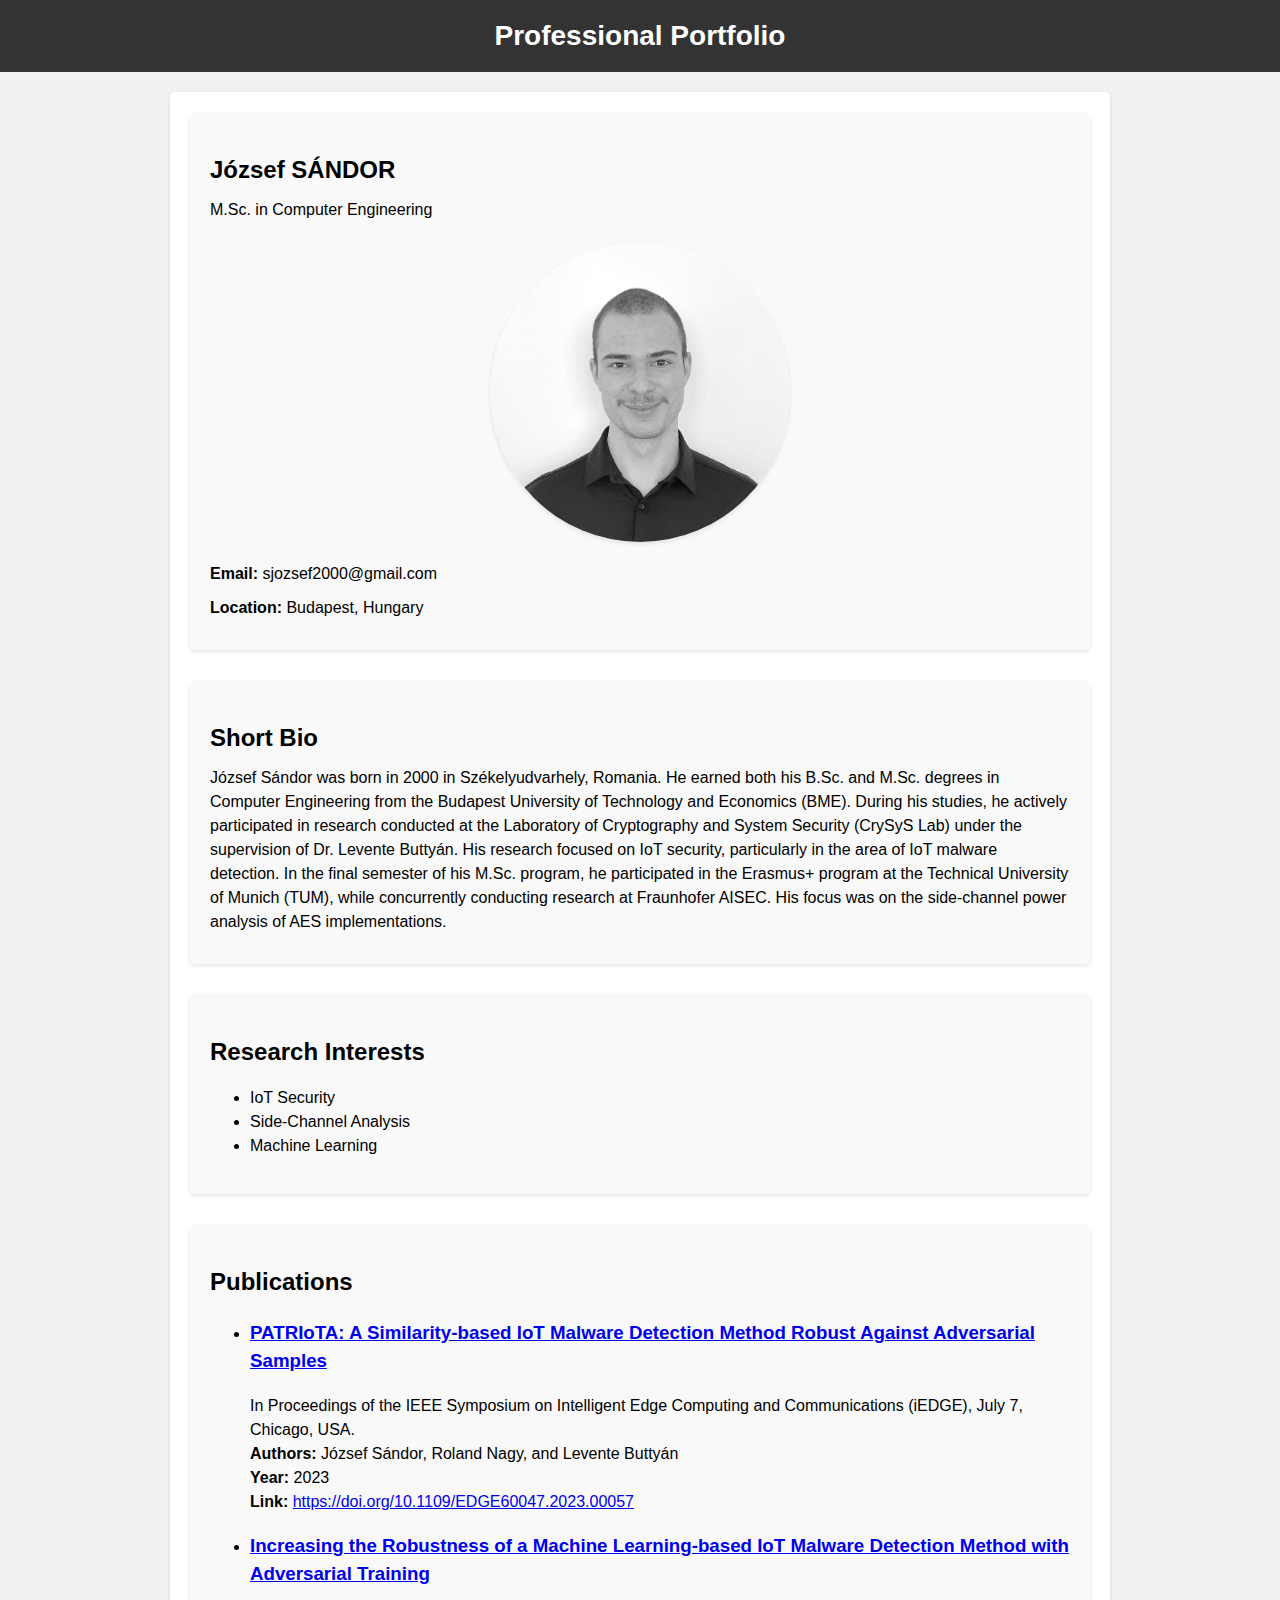
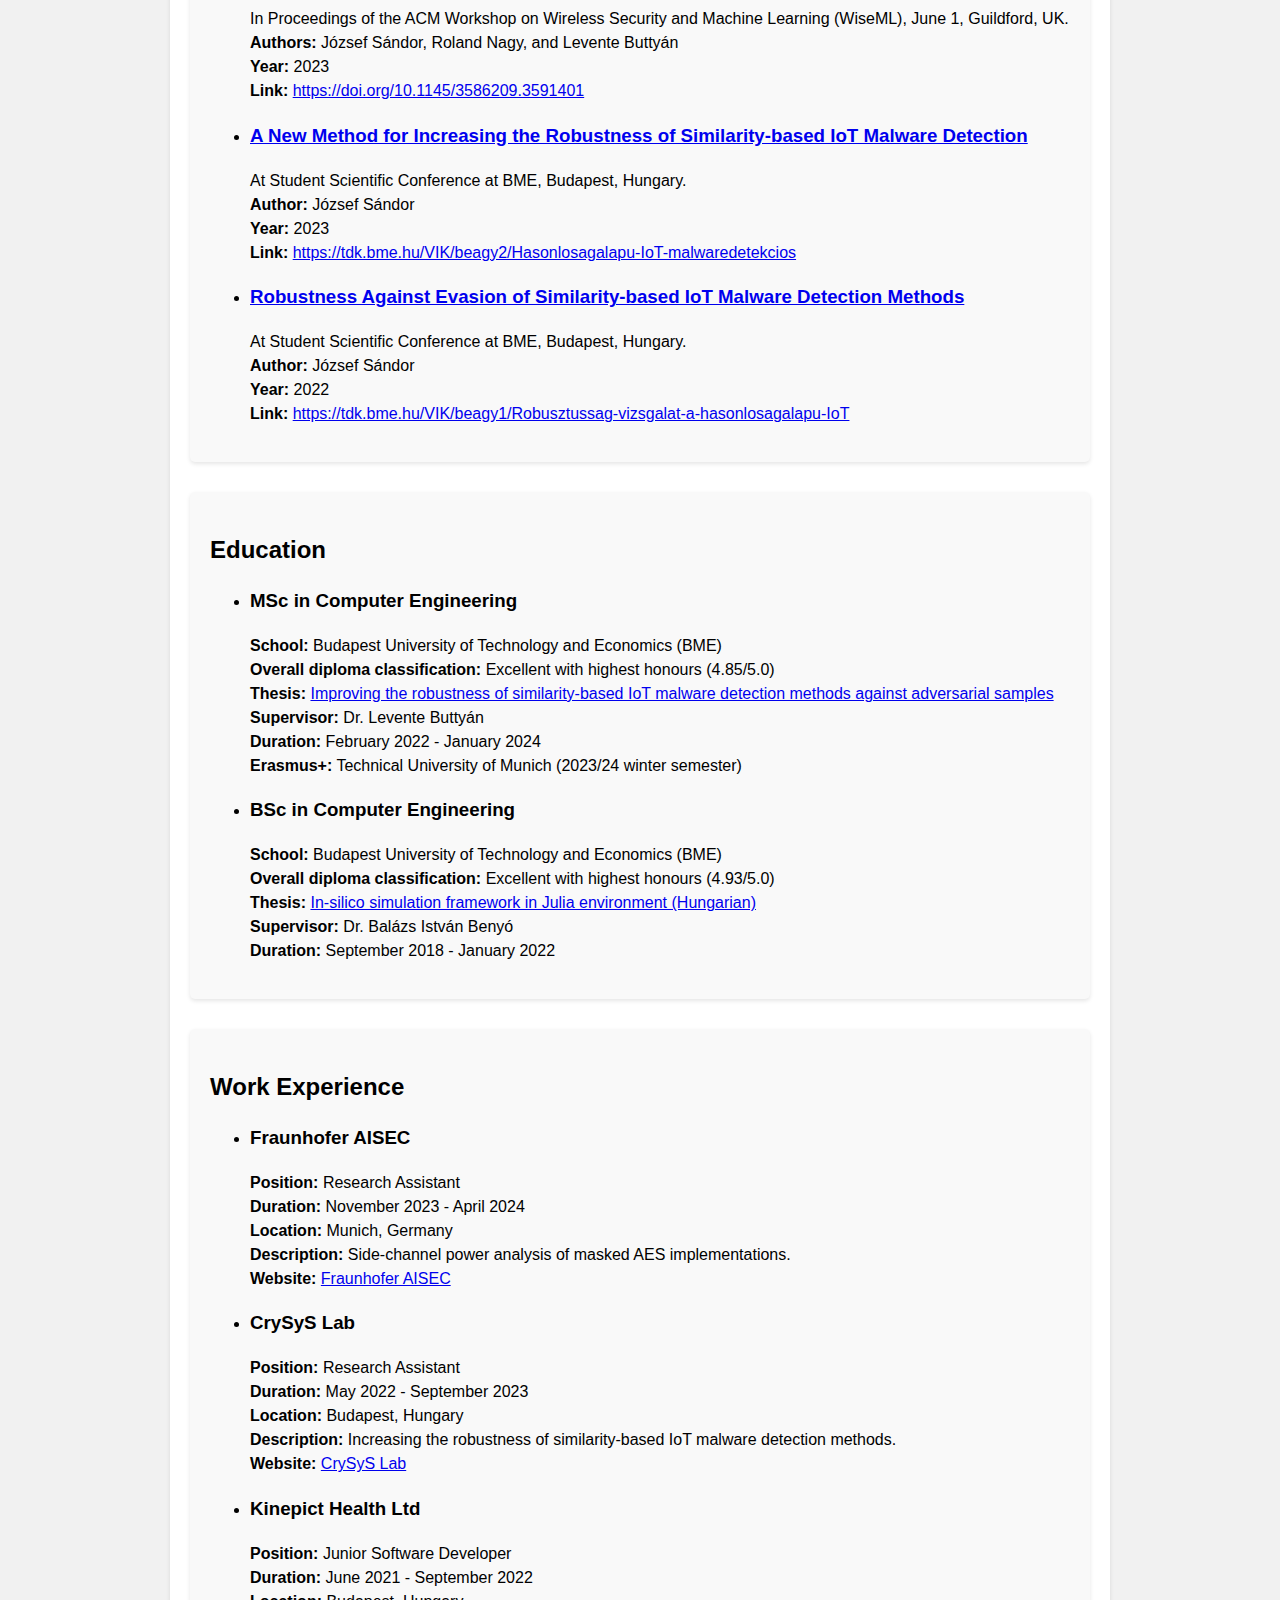
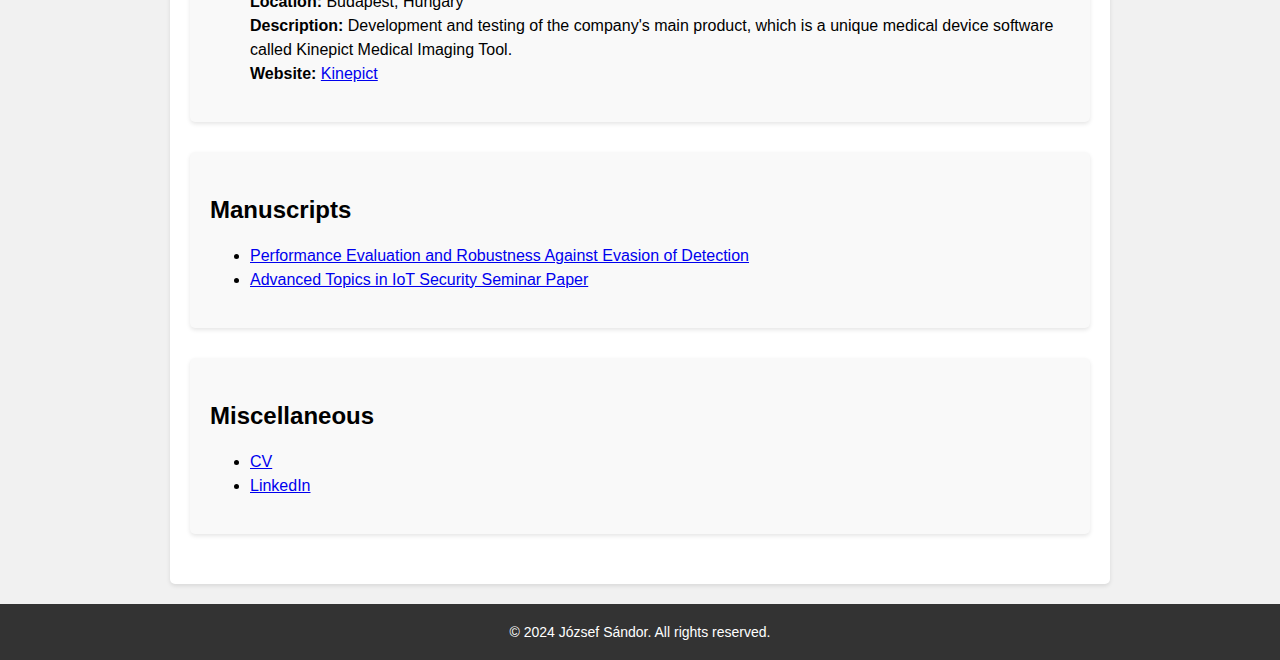
<file: index.html>
<!DOCTYPE html>
<html>
  <head>
    <!-- Google tag (gtag.js) -->
    <script
      async
      src="https://www.googletagmanager.com/gtag/js?id=G-XTNH0Q0H60"
    ></script>
    <script>
      window.dataLayer = window.dataLayer || [];
      function gtag() {
        dataLayer.push(arguments);
      }
      gtag("js", new Date());

      gtag("config", "G-XTNH0Q0H60");
    </script>

    <meta charset="UTF-8" />

    <meta
      name="description"
      content="József Sándor - Computer Engineering (MSc) specializing in IT Security. Research interests include IoT Security and Machine Learning. Publications on IoT malware detection."
    />
    <meta
      name="keywords"
      content="József SÁNDOR, Jozsef SANDOR, Sandor Jozsef, Sándor József, Computer Engineering, BME, VIK, MSc, IT Security, IoT, Internet-of-Things, malware detection, machine learning, embedded systems"
    />

    <title>József Sándor - Professional Portfolio</title>
    <link rel="stylesheet" type="text/css" href="assets/styles.css" />
  </head>
  <body>
    <div class="header">
      <h1>Professional Portfolio</h1>
    </div>

    <div class="content">
      <div class="section">
        <h2 class="section-title">József SÁNDOR</h2>
        <p>M.Sc. in Computer Engineering</p>
        <img
          class="profile-image"
          src="assets/profile_picture.jpg"
          alt="Profile Picture"
        />
        <p><strong>Email:</strong> sjozsef2000@gmail.com</p>
        <!-- <p><strong>Phone:</strong> +40732435524</p> -->
        <p><strong>Location:</strong> Budapest, Hungary</p>
      </div>

      <div class="section">
        <h2 class="section-title">Short Bio</h2>
        <p>
          József Sándor was born in 2000 in Székelyudvarhely, Romania. He earned
          both his B.Sc. and M.Sc. degrees in Computer Engineering from the
          Budapest University of Technology and Economics (BME). During his
          studies, he actively participated in research conducted at the
          Laboratory of Cryptography and System Security (CrySyS Lab) under the
          supervision of Dr. Levente Buttyán. His research focused on IoT
          security, particularly in the area of IoT malware detection. In the
          final semester of his M.Sc. program, he participated in the Erasmus+
          program at the Technical University of Munich (TUM), while
          concurrently conducting research at Fraunhofer AISEC. His focus was on
          the side-channel power analysis of AES implementations.
        </p>
      </div>

      <div class="section">
        <h2 class="section-title">Research Interests</h2>
        <ul>
          <li>IoT Security</li>
          <li>Side-Channel Analysis</li>
          <li>Machine Learning</li>
        </ul>
      </div>

      <div class="section">
        <h2 class="section-title">Publications</h2>
        <ul>
          <li>
            <h3>
              <a href="docs/patriota-ieee-iedge-2023.pdf" target="_blank"
                >PATRIoTA: A Similarity-based IoT Malware Detection Method
                Robust Against Adversarial Samples</a
              >
            </h3>
            In Proceedings of the IEEE Symposium on Intelligent Edge Computing
            and Communications (iEDGE), July 7, Chicago, USA.<br />
            <strong>Authors:</strong> József Sándor, Roland Nagy, and Levente
            Buttyán<br />
            <strong>Year:</strong> 2023<br />
            <strong>Link:</strong>
            <a
              href="https://doi.org/10.1109/EDGE60047.2023.00057"
              target="_blank"
              >https://doi.org/10.1109/EDGE60047.2023.00057</a
            >
          </li>

          <li>
            <h3>
              <a href="docs/simbiota-advex-wiseml-2023.pdf" target="_blank"
                >Increasing the Robustness of a Machine Learning-based IoT
                Malware Detection Method with Adversarial Training</a
              >
            </h3>
            In Proceedings of the ACM Workshop on Wireless Security and Machine
            Learning (WiseML), June 1, Guildford, UK.<br />
            <strong>Authors:</strong> József Sándor, Roland Nagy, and Levente
            Buttyán<br />
            <strong>Year:</strong> 2023<br />
            <strong>Link:</strong>
            <a href="https://doi.org/10.1145/3586209.3591401" target="_blank"
              >https://doi.org/10.1145/3586209.3591401</a
            >
          </li>

          <li>
            <h3>
              <a href="docs/tdk-paper-2023-simbiota-ecomp.pdf" target="_blank"
                >A New Method for Increasing the Robustness of Similarity-based
                IoT Malware Detection</a
              >
            </h3>
            At Student Scientific Conference at BME, Budapest, Hungary.<br />
            <strong>Author:</strong> József Sándor<br />
            <strong>Year:</strong> 2023<br />
            <strong>Link:</strong>
            <a
              href="https://tdk.bme.hu/VIK/beagy2/Hasonlosagalapu-IoT-malwaredetekcios"
              target="_blank"
              >https://tdk.bme.hu/VIK/beagy2/Hasonlosagalapu-IoT-malwaredetekcios</a
            >
          </li>

          <li>
            <h3>
              <a href="docs/tdk-paper-2022-simbiota-adv.pdf" target="_blank"
                >Robustness Against Evasion of Similarity-based IoT Malware
                Detection Methods</a
              >
            </h3>
            At Student Scientific Conference at BME, Budapest, Hungary.<br />
            <strong>Author:</strong> József Sándor<br />
            <strong>Year:</strong> 2022<br />
            <strong>Link:</strong>
            <a
              href="https://tdk.bme.hu/VIK/beagy1/Robusztussag-vizsgalat-a-hasonlosagalapu-IoT"
              target="_blank"
              >https://tdk.bme.hu/VIK/beagy1/Robusztussag-vizsgalat-a-hasonlosagalapu-IoT</a
            >
          </li>
        </ul>
      </div>

      <div class="section">
        <h2 class="section-title">Education</h2>
        <ul>
          <li>
            <h3>MSc in Computer Engineering</h3>
            <strong>School:</strong> Budapest University of Technology and
            Economics (BME)<br />
            <strong>Overall diploma classification:</strong> Excellent with
            highest honours (4.85/5.0)<br />
            <strong>Thesis:</strong>
            <a href="docs/msc-thesis.pdf" target="_blank"
              >Improving the robustness of similarity-based IoT malware
              detection methods against adversarial samples</a
            ><br />
            <!-- <strong>Link:</strong>
            <a
              href="https://diplomaterv.vik.bme.hu/en/Theses/Hasonlosag-alapu-IoT-malware-detekcios1"
              target="_blank"
              >https://diplomaterv.vik.bme.hu/en/Theses/Hasonlosag-alapu-IoT-malware-detekcios1/</a
            ><br /> -->
            <strong>Supervisor:</strong> Dr. Levente Buttyán<br />
            <strong>Duration:</strong> February 2022 - January 2024<br />
            <strong>Erasmus+:</strong> Technical University of Munich (2023/24
            winter semester)<br />
          </li>

          <li>
            <h3>BSc in Computer Engineering</h3>
            <strong>School:</strong> Budapest University of Technology and
            Economics (BME)<br />
            <strong>Overall diploma classification:</strong> Excellent with
            highest honours (4.93/5.0)<br />
            <strong>Thesis:</strong>
            <a href="docs/bsc-thesis.pdf" target="_blank"
              >In-silico simulation framework in Julia environment
              (Hungarian)</a
            ><br />
            <!-- <strong>Link:</strong>
            <a
              href="https://diplomaterv.vik.bme.hu/en/Theses/Insilico-szimulacios-keretrendszer/"
              target="_blank"
              >https://diplomaterv.vik.bme.hu/en/Theses/Insilico-szimulacios-keretrendszer/</a
            ><br /> -->
            <strong>Supervisor:</strong> Dr. Balázs István Benyó<br />
            <strong>Duration:</strong> September 2018 - January 2022
          </li>
        </ul>
      </div>

      <div class="section">
        <h2 class="section-title">Work Experience</h2>
        <ul>
          <li>
            <h3>Fraunhofer AISEC</h3>
            <strong>Position:</strong> Research Assistant<br />
            <strong>Duration:</strong> November 2023 - April 2024<br />
            <strong>Location:</strong> Munich, Germany<br />
            <strong>Description:</strong> Side-channel power analysis of masked
            AES implementations.<br />
            <strong>Website:</strong>
            <a href="https://www.aisec.fraunhofer.de/" target="_blank"
              >Fraunhofer AISEC</a
            >
          </li>

          <li>
            <h3>CrySyS Lab</h3>
            <strong>Position:</strong> Research Assistant<br />
            <strong>Duration:</strong> May 2022 - September 2023<br />
            <strong>Location:</strong> Budapest, Hungary<br />
            <strong>Description:</strong> Increasing the robustness of
            similarity-based IoT malware detection methods.
            <br />
            <strong>Website:</strong>
            <a href="https://www.crysys.hu" target="_blank">CrySyS Lab</a>
          </li>

          <li>
            <h3>Kinepict Health Ltd</h3>
            <strong>Position:</strong> Junior Software Developer<br />
            <strong>Duration:</strong> June 2021 - September 2022<br />
            <strong>Location:</strong> Budapest, Hungary<br />
            <strong>Description:</strong> Development and testing of the
            company's main product, which is a unique medical device software
            called Kinepict Medical Imaging Tool.
            <br />
            <strong>Website:</strong>
            <a href="https://www.kinepict.com" target="_blank">Kinepict</a>
          </li>
        </ul>
      </div>

      <div class="section">
        <h2 class="section-title">Manuscripts</h2>
        <ul>
          <li>
            <a href="docs/simbiota-ml-advex.pdf" target="_blank"
              >Performance Evaluation and Robustness Against Evasion of
              Detection</a
            >
          </li>
          <li>
            <a href="docs/SIMBIoTA-seminar-paper-2024-TUM.pdf" target="_blank"
              >Advanced Topics in IoT Security Seminar Paper</a
            >
          </li>
        </ul>
      </div>

      <div class="section">
        <h2 class="section-title">Miscellaneous</h2>
        <ul>
          <li><a href="docs/CV-2024-02.pdf" target="_blank">CV</a></li>
          <li>
            <a
              href="https://www.linkedin.com/in/j%C3%B3zsef-s%C3%A1ndor-b601861ab/"
              target="_blank"
              >LinkedIn</a
            >
          </li>
        </ul>
      </div>
    </div>

    <div class="footer">&copy; 2024 József Sándor. All rights reserved.</div>
  </body>
</html>
</file>
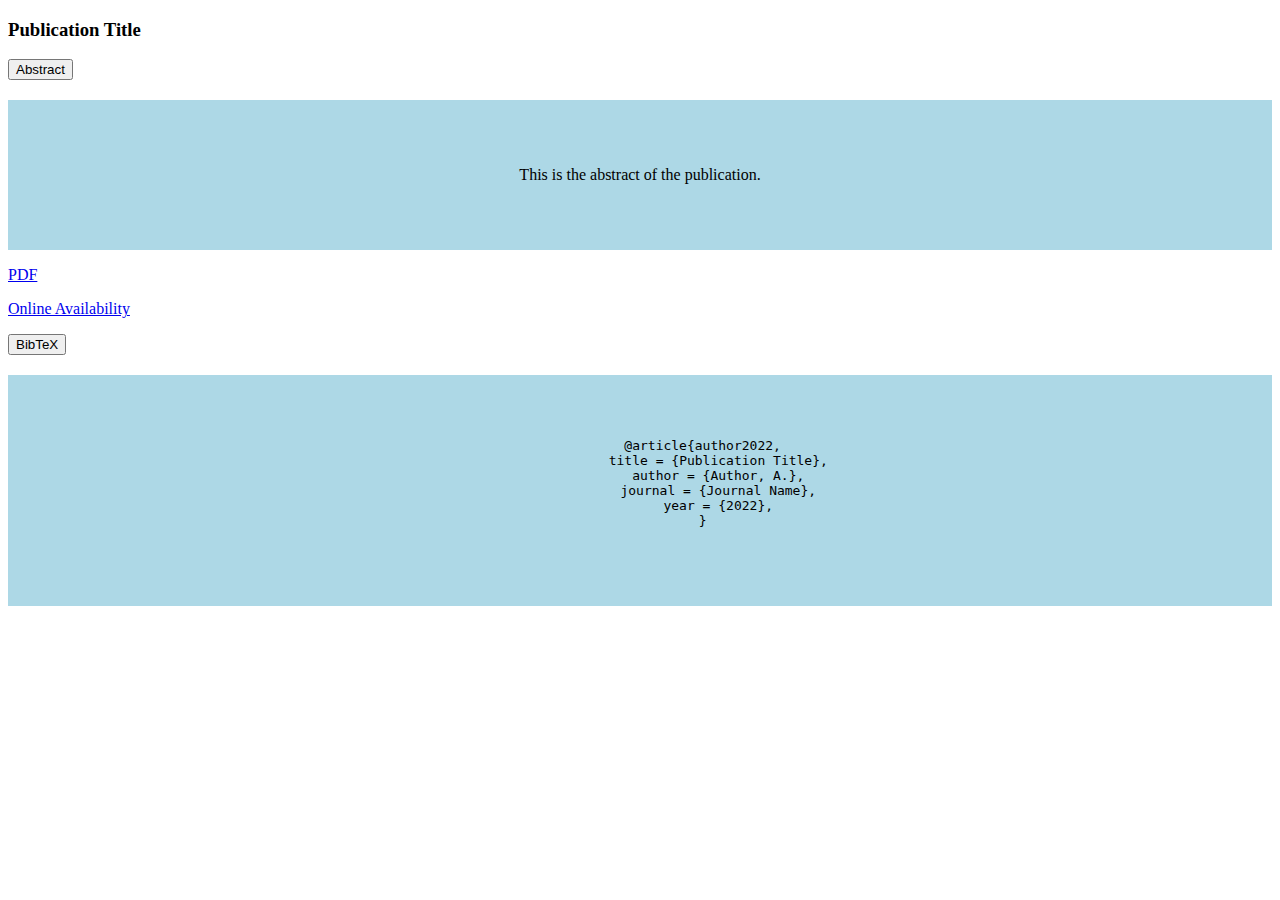
<file: dropdown.html>
<!DOCTYPE html>
<html lang="en">
  <head>
    <meta charset="UTF-8" />
    <meta name="viewport" content="width=device-width, initial-scale=1.0" />
    <title>My Academic Website</title>
    <style>
      .toggle-content {
        
        width: 100%;
        padding: 50px 0;
        text-align: center;
        background-color: lightblue;
        margin-top: 20px;
      }
    </style>
  </head>
  <body>
    <!-- Publication Entry -->
    <div class="publication-entry">
      <h3>Publication Title</h3>

      <!-- Abstract Section -->
      <div>
        <button onclick="toggleContent('abstract-content')">Abstract</button>
        <div id="abstract-content" class="toggle-content">
          <p>This is the abstract of the publication.</p>
        </div>
      </div>

      <!-- PDF Link -->
      <p><a href="path/to/your/file.pdf" target="_blank">PDF</a></p>

      <!-- Online Availability Link -->
      <p>
        <a href="https://www.example.com" target="_blank"
          >Online Availability</a
        >
      </p>

      <!-- BibTeX Section -->
      <div>
        <button onclick="toggleContent('bibtex-content')">BibTeX</button>
        <div id="bibtex-content" class="toggle-content">
          <pre>
                @article{author2022,
                    title = {Publication Title},
                    author = {Author, A.},
                    journal = {Journal Name},
                    year = {2022},
                }
            </pre
          >
        </div>
      </div>
    </div>

    <script>
      function toggleContent(divId) {
        var x = document.getElementById(divId);
        if (x.style.display === "none") {
          x.style.display = "block";
        } else {
          x.style.display = "none";
        }
      }
    </script>
  </body>
</html>
</file>
<file: assets/styles.css>
body {
    font-family: Arial, sans-serif;
    margin: 0;
    padding: 0;
    background-color: #f1f1f1;
}

.header {
    background-color: #333333;
    padding: 20px;
    color: #ffffff;
    text-align: center;
}

h1 {
    margin: 0;
    font-size: 28px;
    font-weight: bold;
}

.content {
    max-width: 900px;
    margin: 20px auto;
    padding: 20px;
    background-color: #ffffff;
    box-shadow: 0 2px 4px rgba(0, 0, 0, 0.1);
    line-height: 1.5;
    border-radius: 5px;
}

h2 {
    font-size: 24px;
    font-weight: bold;
    margin: 20px 0 10px;
}

p {
    margin: 10px 0;
}

.profile-image {
    display: block;
    margin: 20px auto;
    width: 300px;
    height: 300px;
    border-radius: 50%;
    object-fit: cover;
    box-shadow: 0 2px 4px rgba(0, 0, 0, 0.1);
}

.section {
    margin-bottom: 30px;
    padding: 20px;
    background-color: #f9f9f9;
    border-radius: 5px;
    box-shadow: 0 2px 4px rgba(0, 0, 0, 0.1);
}

.section-title {
    font-size: 24px;
    font-weight: bold;
    margin-bottom: 10px;
}

.footer {
    background-color: #333333;
    padding: 20px;
    color: #ffffff;
    text-align: center;
    font-size: 14px;
}
</file>
